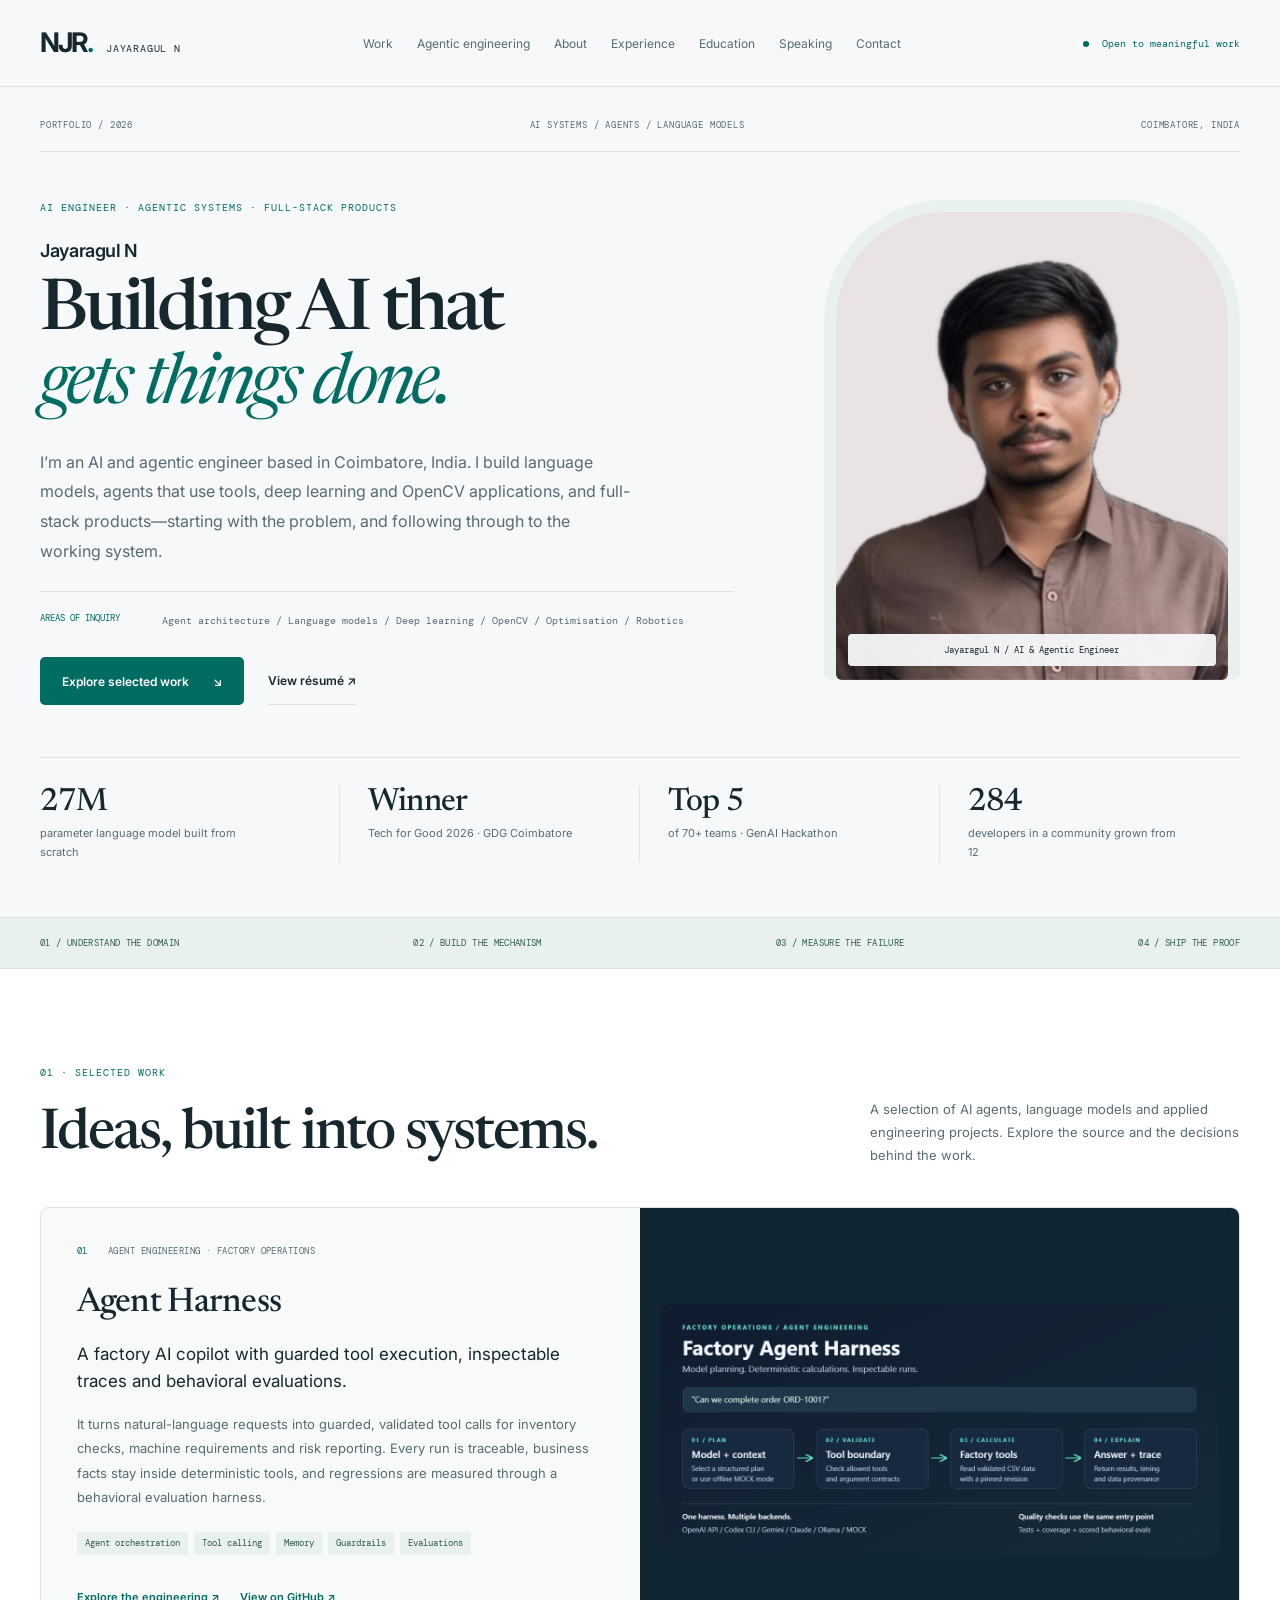
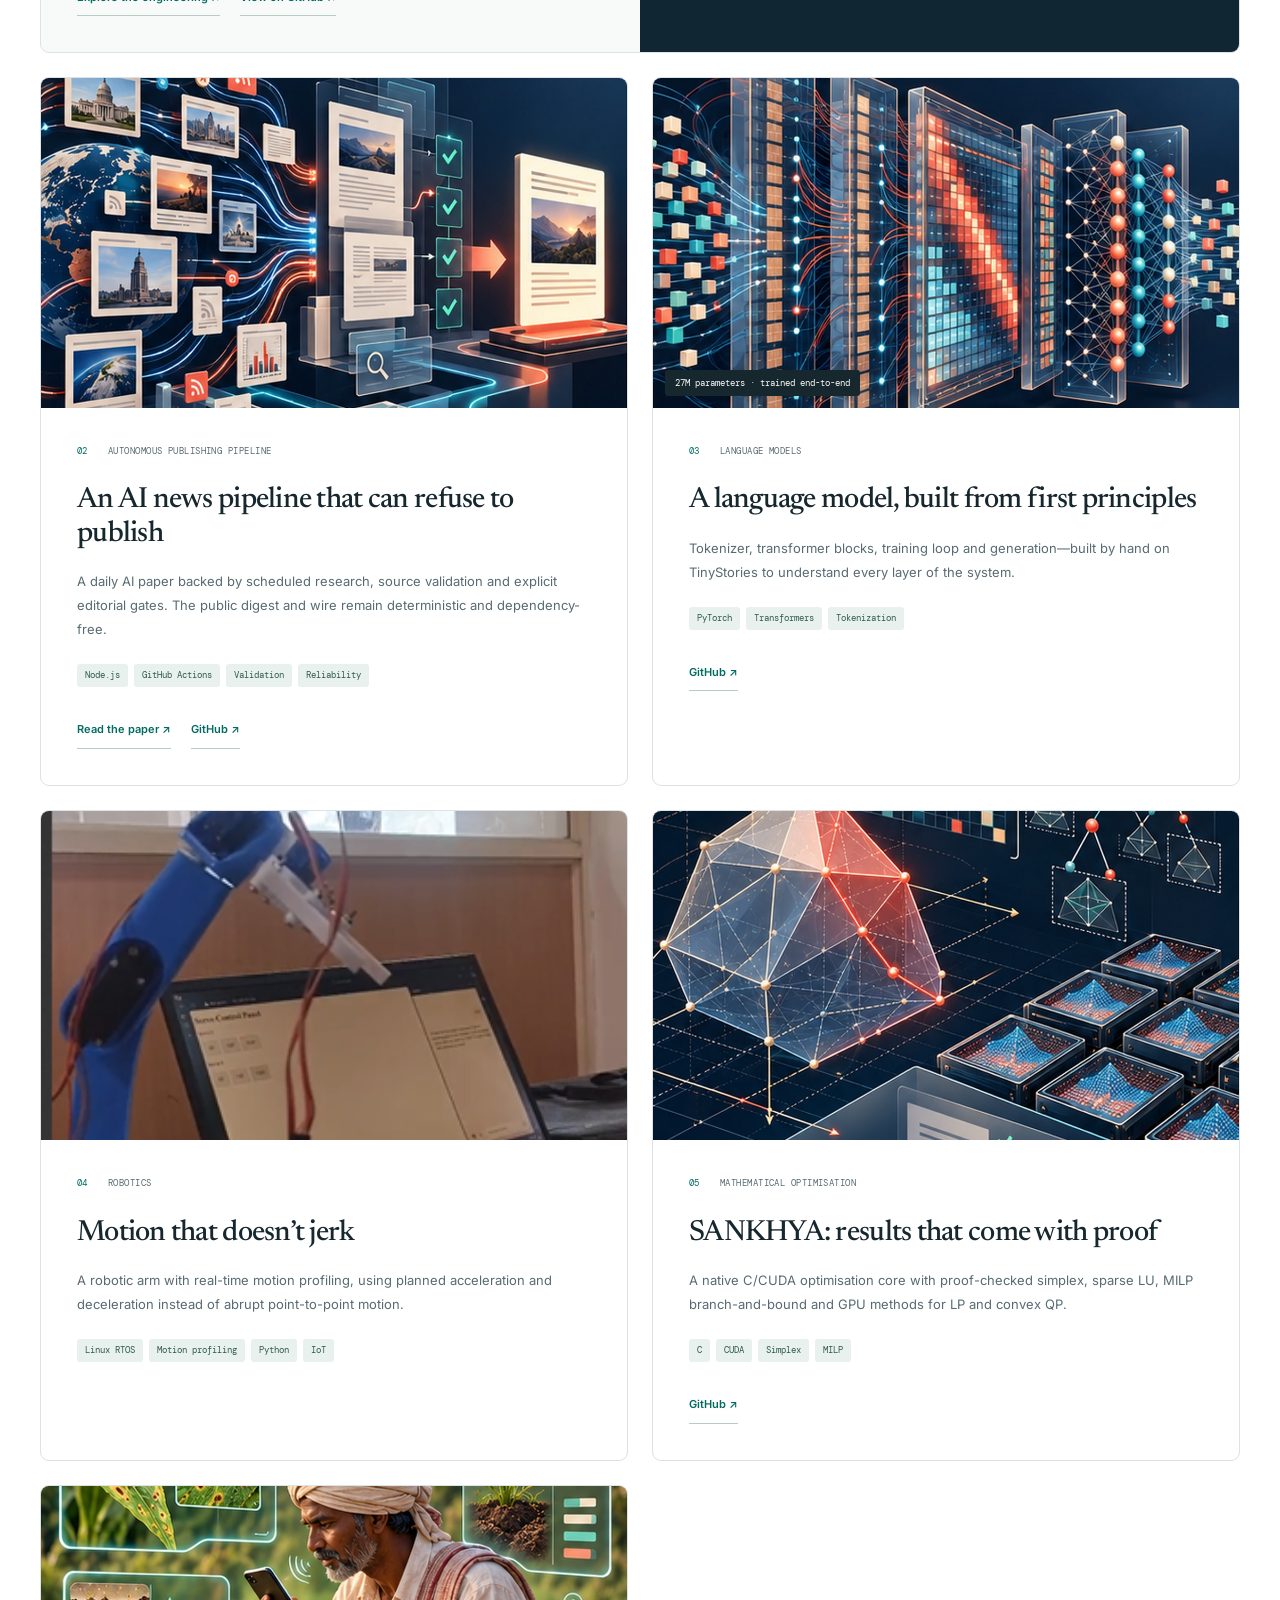
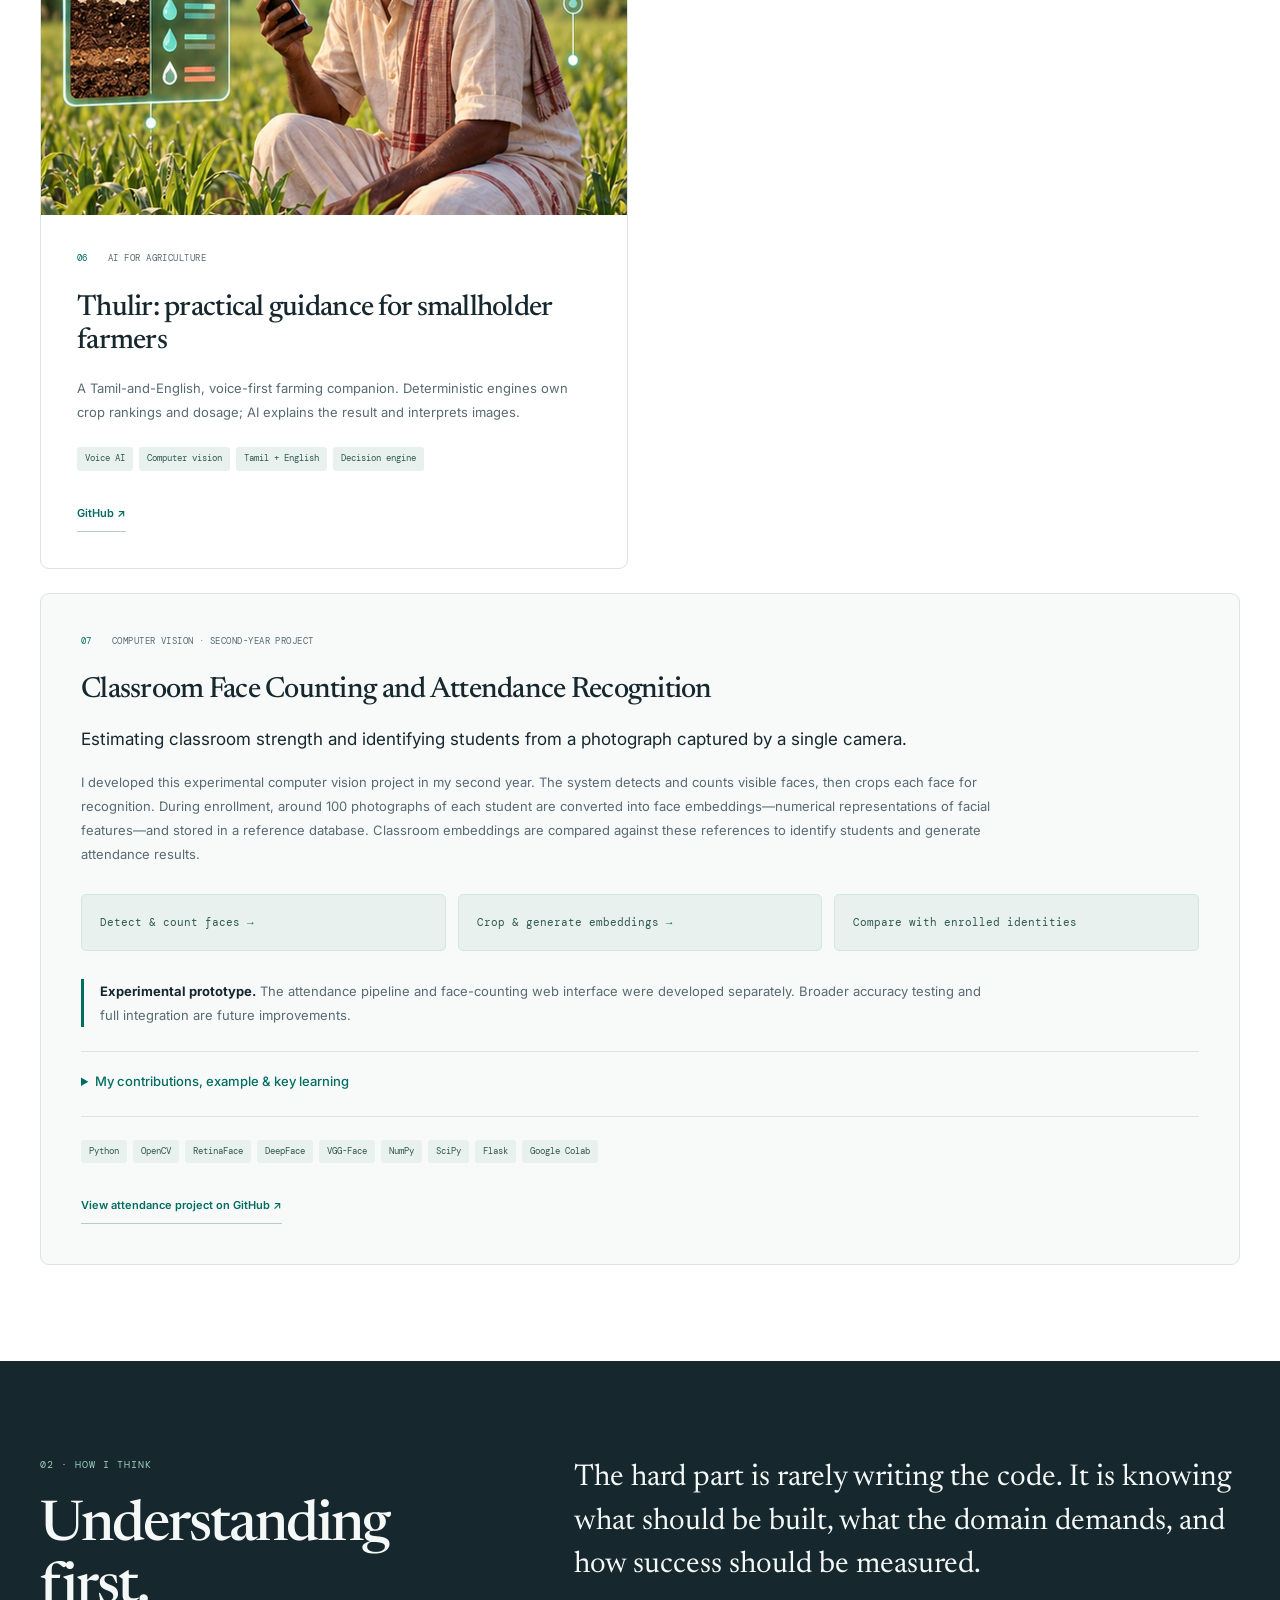
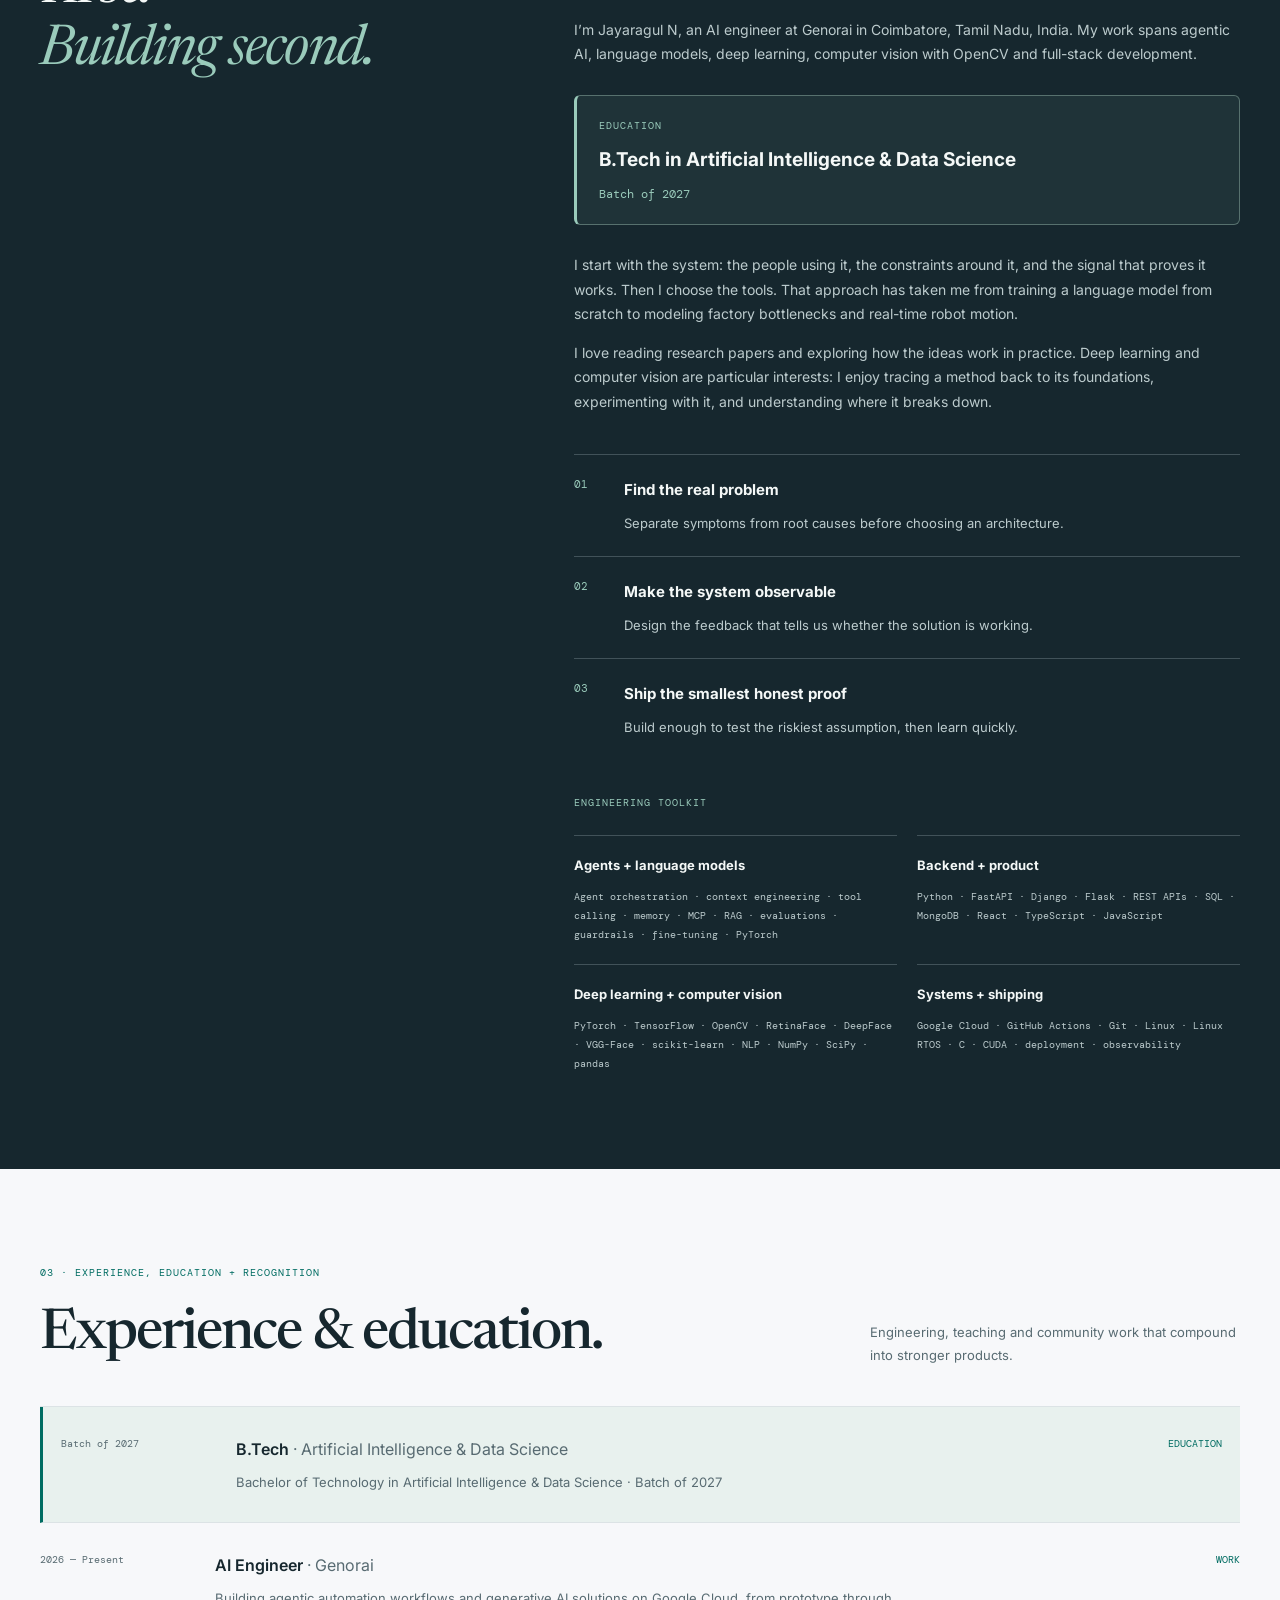
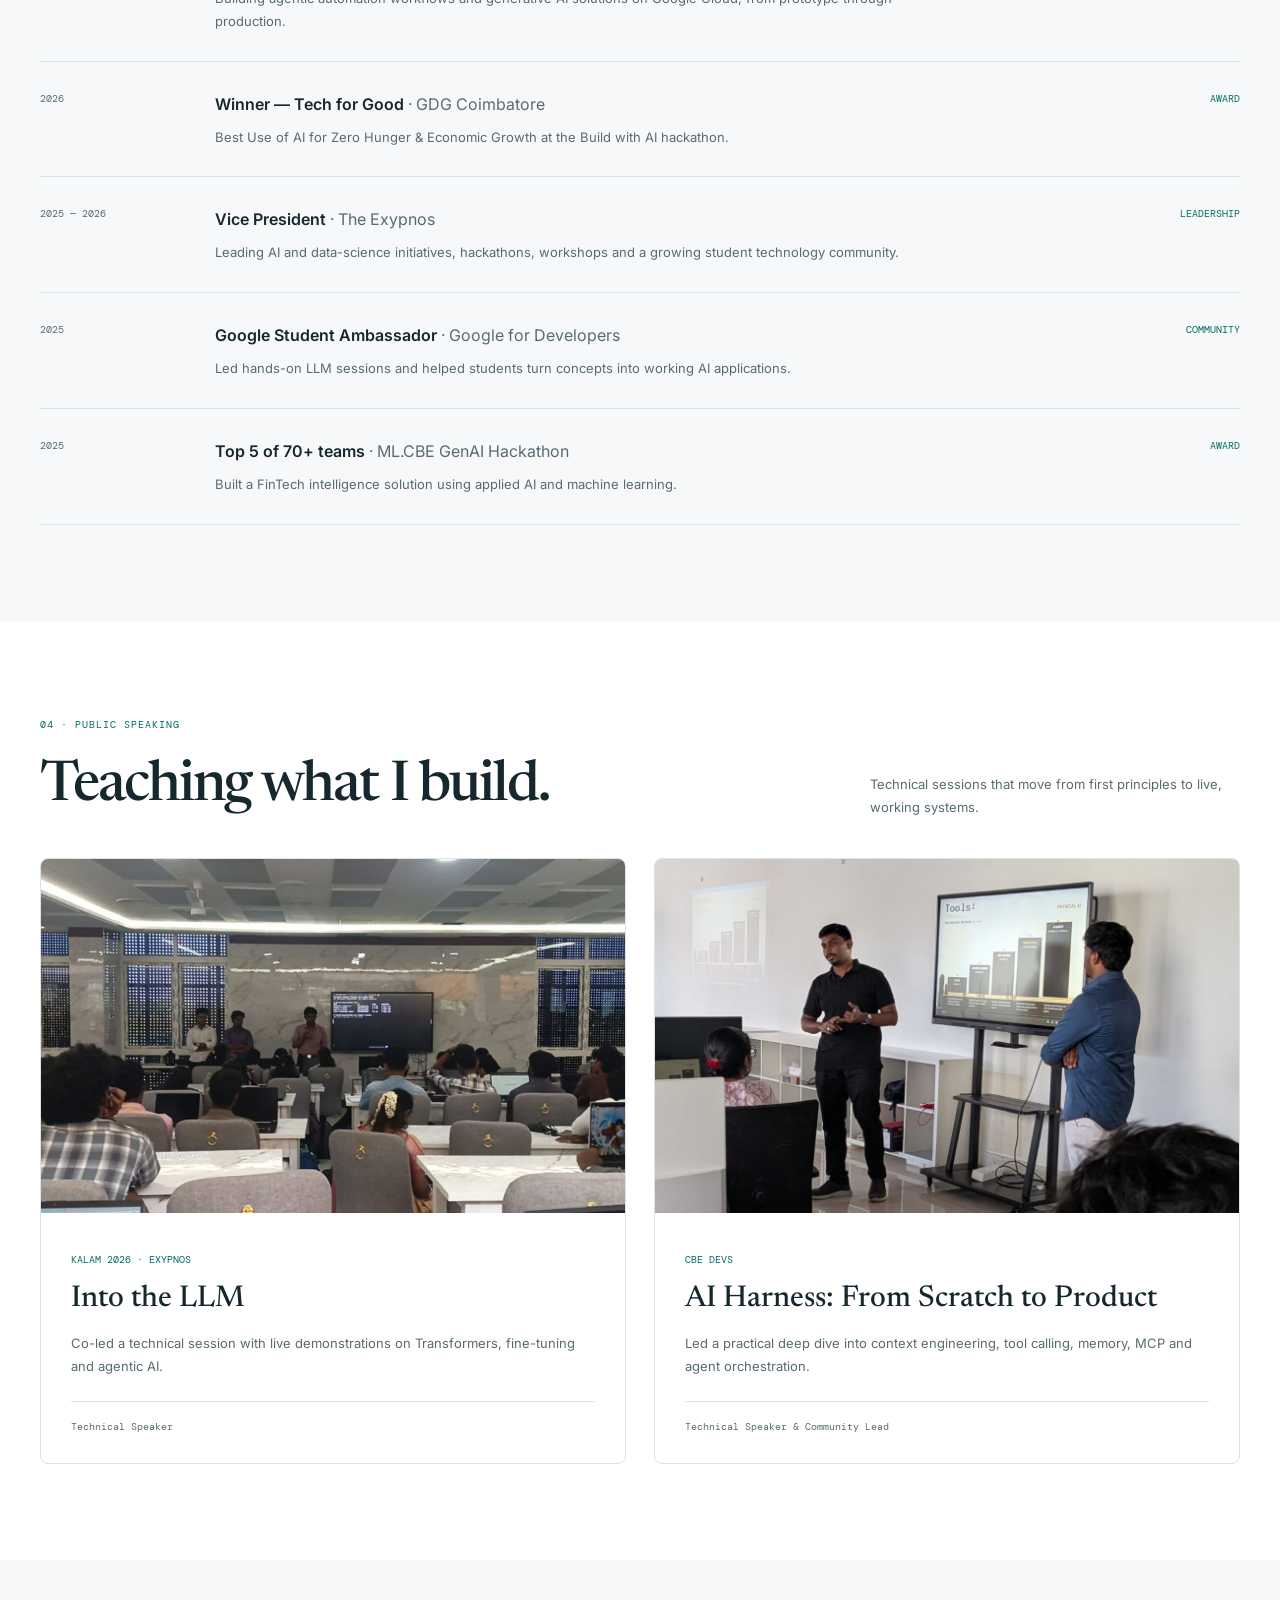
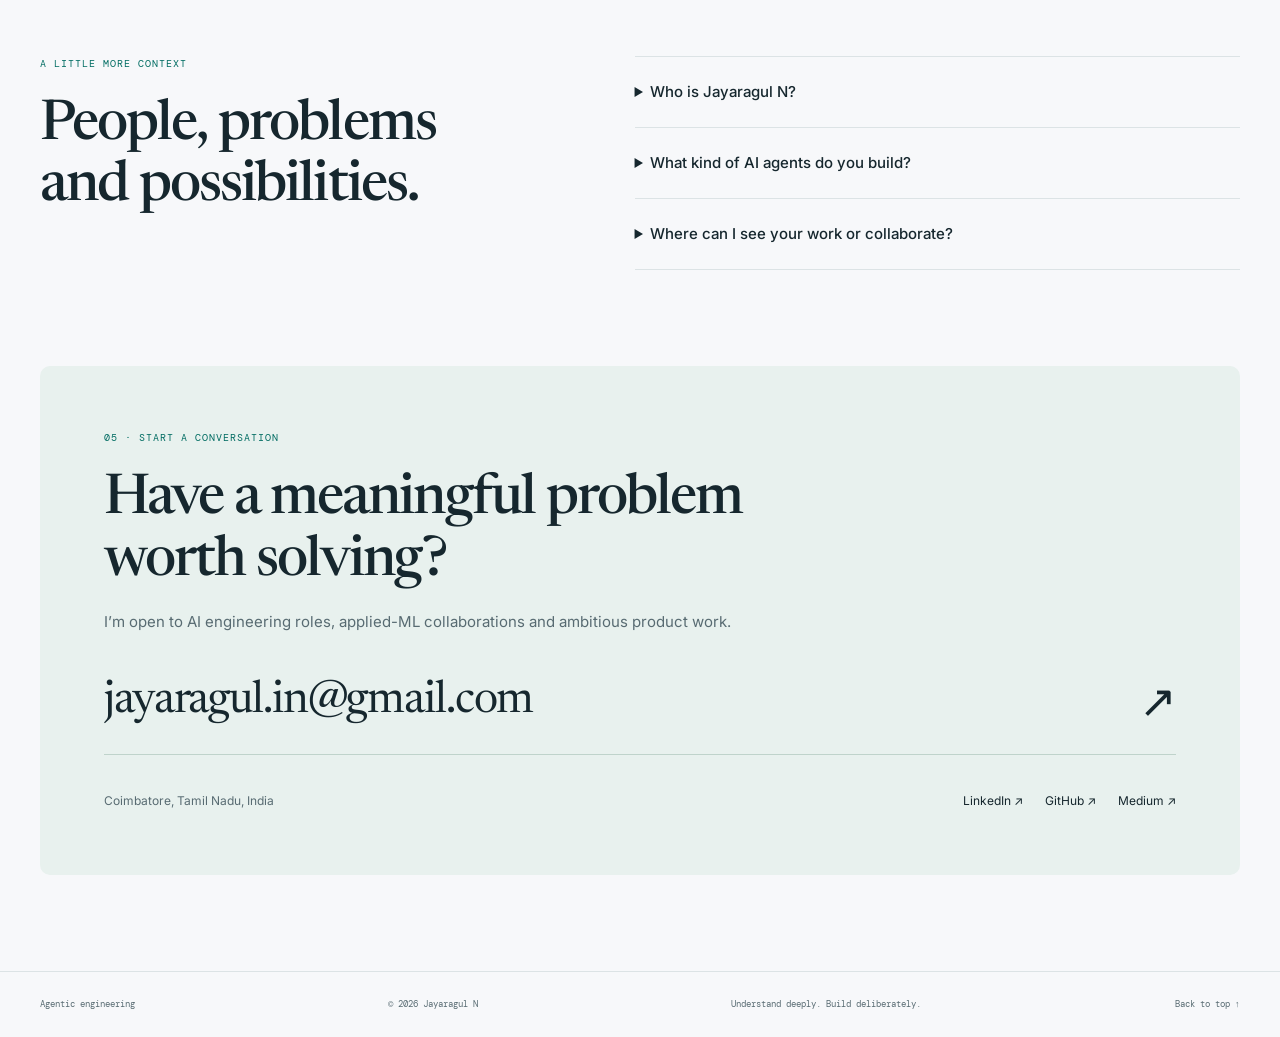
<file: index.html>
<!doctype html>
<html lang="en">
<head>
  <meta charset="utf-8">
  <meta name="viewport" content="width=device-width,initial-scale=1,viewport-fit=cover">
  <meta name="theme-color" content="#f7f8fa">
  <meta name="description" content="Jayaragul N is an AI and agentic engineer in Coimbatore, India. Explore AI agents, LLM projects, tool calling, evaluations and full-stack systems.">
  <meta name="author" content="Jayaragul N">
  <meta name="robots" content="index,follow,max-image-preview:large">
  <link rel="canonical" href="https://jayaragul.github.io/MY-PORTFOLIO-WEBSITE/">
  <link rel="apple-touch-icon" sizes="180x180" href="favicon_io/apple-touch-icon.png">
  <link rel="icon" type="image/png" sizes="32x32" href="favicon_io/favicon-32x32.png">
  <link rel="icon" type="image/png" sizes="16x16" href="favicon_io/favicon-16x16.png">
  <link rel="manifest" href="favicon_io/site.webmanifest">
  <meta property="og:type" content="profile">
  <meta property="og:site_name" content="Jayaragul N">
  <meta property="og:locale" content="en_IN">
  <meta property="og:image:alt" content="Jayaragul N, AI and agentic engineer">
  <meta name="twitter:image:alt" content="Jayaragul N, AI and agentic engineer">
  <meta property="og:title" content="Jayaragul N | AI &amp; Agentic Engineer">
  <meta property="og:description" content="Explore Jayaragul N’s AI agents, language models and engineering projects. Based in Coimbatore, India.">
  <meta property="og:url" content="https://jayaragul.github.io/MY-PORTFOLIO-WEBSITE/">
  <meta property="og:image" content="https://jayaragul.github.io/MY-PORTFOLIO-WEBSITE/headshot.png">
  <meta name="twitter:card" content="summary_large_image">
  <meta name="twitter:title" content="Jayaragul N | AI &amp; Agentic Engineer">
  <meta name="twitter:description" content="AI agents, language models and full-stack engineering by Jayaragul N in Coimbatore, India.">
  <meta name="twitter:image" content="https://jayaragul.github.io/MY-PORTFOLIO-WEBSITE/headshot.png">
  <title>Jayaragul N | AI &amp; Agentic Engineer</title>
  <link rel="preconnect" href="https://fonts.googleapis.com">
  <link rel="preconnect" href="https://fonts.gstatic.com" crossorigin>
  <link href="https://fonts.googleapis.com/css2?family=DM+Mono:wght@400;500&family=Inter:wght@400;500;600;700&family=Newsreader:opsz,wght@6..72,400;6..72,500;6..72,600&display=swap" rel="stylesheet">
  <link rel="stylesheet" href="styles.css?v=njr-education">
  <script type="application/ld+json">{"@context": "https://schema.org", "@graph": [{"@type": "Person", "@id": "https://jayaragul.github.io/MY-PORTFOLIO-WEBSITE/#person", "name": "Jayaragul N", "alternateName": "Jayaragul", "url": "https://jayaragul.github.io/MY-PORTFOLIO-WEBSITE/", "image": "https://jayaragul.github.io/MY-PORTFOLIO-WEBSITE/headshot.png", "jobTitle": "AI Engineer", "description": "AI and agentic engineer building language models, tool-using agents and full-stack products in Coimbatore, India.", "email": "mailto:jayaragul.in@gmail.com", "homeLocation": {"@type": "Place", "name": "Coimbatore, Tamil Nadu, India"}, "worksFor": {"@type": "Organization", "name": "Genorai"}, "sameAs": ["https://github.com/jayaragul", "https://www.linkedin.com/in/jayaragul-n/", "https://medium.com/@jayaragul"], "knowsAbout": ["Agentic AI", "AI agents", "Agent orchestration", "Tool calling", "Context engineering", "LLM evaluations", "Large language models", "Machine learning", "Full-stack development", "Deep learning", "Computer vision", "OpenCV", "Face detection", "Face recognition"]}, {"@type": "WebSite", "@id": "https://jayaragul.github.io/MY-PORTFOLIO-WEBSITE/#website", "url": "https://jayaragul.github.io/MY-PORTFOLIO-WEBSITE/", "name": "Jayaragul N — AI & Agentic Engineer", "publisher": {"@id": "https://jayaragul.github.io/MY-PORTFOLIO-WEBSITE/#person"}}, {"@type": "ProfilePage", "@id": "https://jayaragul.github.io/MY-PORTFOLIO-WEBSITE/#profile", "url": "https://jayaragul.github.io/MY-PORTFOLIO-WEBSITE/", "name": "Jayaragul N | AI & Agentic Engineer", "mainEntity": {"@id": "https://jayaragul.github.io/MY-PORTFOLIO-WEBSITE/#person"}, "isPartOf": {"@id": "https://jayaragul.github.io/MY-PORTFOLIO-WEBSITE/#website"}}, {"@type": "SoftwareSourceCode", "@id": "https://jayaragul.github.io/MY-PORTFOLIO-WEBSITE/#classroom-attendance", "name": "Classroom Face Counting and Attendance Recognition", "description": "Experimental second-year computer vision prototype for classroom face counting and student recognition. The attendance pipeline and Flask face-counting interface were developed separately; full integration and broader accuracy testing remain future work.", "codeRepository": "https://github.com/Jayaragul/attendance-project-", "programmingLanguage": "Python", "author": {"@id": "https://jayaragul.github.io/MY-PORTFOLIO-WEBSITE/#person"}, "keywords": ["OpenCV", "DeepFace", "RetinaFace", "VGG-Face", "Face detection", "Face recognition", "Flask"]}]}</script>
</head>
<body>
  <a class="skip" href="#main">Skip to content</a>
  <div class="progress" id="progress" aria-hidden="true"></div>


  <header class="nav" id="nav">
    <div class="shell nav-inner">
      <a class="mark" href="#top" aria-label="Jayaragul home">NJR<span>.</span><small>JAYARAGUL N</small></a>
      <nav class="nav-links" id="navLinks" aria-label="Primary navigation">
        <a href="#work">Work</a>
        <a href="agentic-engineering.html">Agentic engineering</a>
        <a href="#about">About</a>
        <a href="#experience">Experience</a>
        <a href="#education">Education</a>
        <a href="#speaking">Speaking</a>
        <a href="#contact">Contact</a>
      </nav>
      <div class="nav-actions">
        <span class="availability"><i></i> Open to meaningful work</span>
        <button class="menu" id="menu" aria-expanded="false" aria-controls="navLinks">Menu</button>
      </div>
    </div>
  </header>

  <main id="main">
    <section class="hero shell" id="top">
      <div class="hero-index reveal"><span>PORTFOLIO / 2026</span><span>AI SYSTEMS / AGENTS / LANGUAGE MODELS</span><span>COIMBATORE, INDIA</span></div>
      <div class="hero-copy reveal">
        <p class="eyebrow">AI engineer · Agentic systems · Full-stack products</p>
        <h1>Jayaragul N<span>Building AI that<br><em>gets things done.</em></span></h1>
        <p class="intro">I’m an AI and agentic engineer based in Coimbatore, India. I build language models, agents that use tools, deep learning and OpenCV applications, and full-stack products—starting with the problem, and following through to the working system.</p>
        <div class="research-line"><span>Areas of inquiry</span><p>Agent architecture / Language models / Deep learning / OpenCV / Optimisation / Robotics</p></div>
        <div class="hero-actions">
          <a class="button primary" href="#work">Explore selected work <span>↘</span></a>
          <a class="button text" href="jayaragul-resume.pdf" target="_blank" rel="noreferrer">View résumé ↗</a>
        </div>
      </div>

      <aside class="hero-card reveal" aria-label="Profile card">
        <div class="portrait-wrap">
          <img src="headshot.png" fetchpriority="high" decoding="async" alt="Jayaragul N, AI and agentic engineer in Coimbatore, India" width="640" height="760">
          <span class="image-label">Jayaragul N / AI &amp; Agentic Engineer</span>
        </div>
      </aside>

      <div class="proof reveal" aria-label="Highlights">
        <article><strong>27M</strong><span>parameter language model built from scratch</span></article>
        <article><strong>Winner</strong><span>Tech for Good 2026 · GDG Coimbatore</span></article>
        <article><strong>Top 5</strong><span>of 70+ teams · GenAI Hackathon</span></article>
        <article><strong>284</strong><span>developers in a community grown from 12</span></article>
      </div>
    </section>

    <div class="methods-band" aria-label="Engineering principles"><div class="shell"><span>01 / UNDERSTAND THE DOMAIN</span><span>02 / BUILD THE MECHANISM</span><span>03 / MEASURE THE FAILURE</span><span>04 / SHIP THE PROOF</span></div></div>

    <section class="section work-section" id="work">
      <div class="shell">
        <div class="section-head reveal">
          <div><p class="eyebrow">01 · Selected work</p><h2>Ideas, built into systems.</h2></div>
          <p>A selection of AI agents, language models and applied engineering projects. Explore the source and the decisions behind the work.</p>
        </div>

        <article class="case featured reveal">
          <div class="case-copy">
            <div class="case-meta"><span>01</span><span>Agent engineering · Factory operations</span></div>
            <h3>Agent Harness</h3>
            <p class="case-lead">A factory AI copilot with guarded tool execution, inspectable traces and behavioral evaluations.</p>
            <p>It turns natural-language requests into guarded, validated tool calls for inventory checks, machine requirements and risk reporting. Every run is traceable, business facts stay inside deterministic tools, and regressions are measured through a behavioral evaluation harness.</p>
            <ul class="tags"><li>Agent orchestration</li><li>Tool calling</li><li>Memory</li><li>Guardrails</li><li>Evaluations</li></ul>
            <div class="case-actions"><a href="agentic-engineering.html">Explore the engineering ↗</a><a href="https://github.com/Jayaragul/AGENT-HARNESS" target="_blank" rel="noreferrer">View on GitHub ↗</a></div>
          </div>
          <div class="project-image agent-harness-image"><img src="assets/agent-harness.png" alt="Factory Agent Harness architecture showing planning, validation, factory tools and inspectable answer traces"></div>
        </article>

        <div class="case-grid">
          <article class="case compact reveal">
            <div class="case-visual photo project-generated"><img src="assets/vission-visual.jpg" alt="Illustration of THE VISSION gathering, validating and publishing sourced news" loading="lazy"></div>
            <div class="case-copy">
              <div class="case-meta"><span>02</span><span>Autonomous publishing pipeline</span></div>
              <h3>An AI news pipeline that can refuse to publish</h3>
              <p>A daily AI paper backed by scheduled research, source validation and explicit editorial gates. The public digest and wire remain deterministic and dependency-free.</p>
              <ul class="tags"><li>Node.js</li><li>GitHub Actions</li><li>Validation</li><li>Reliability</li></ul>
              <div class="case-actions"><a href="https://jayaragul.github.io/THE_VISSION/" target="_blank" rel="noreferrer">Read the paper ↗</a><a href="https://github.com/Jayaragul/THE_VISSION" target="_blank" rel="noreferrer">GitHub ↗</a></div>
            </div>
          </article>

          <article class="case compact reveal">
            <div class="case-visual photo project-generated"><img src="assets/slm-visual.jpg" alt="Illustration of transformer layers, attention matrices and token streams" loading="lazy"><span class="visual-badge">27M parameters · trained end-to-end</span></div>
            <div class="case-copy">
              <div class="case-meta"><span>03</span><span>Language models</span></div>
              <h3>A language model, built from first principles</h3>
              <p>Tokenizer, transformer blocks, training loop and generation—built by hand on TinyStories to understand every layer of the system.</p>
              <ul class="tags"><li>PyTorch</li><li>Transformers</li><li>Tokenization</li></ul>
              <div class="case-actions"><a href="https://github.com/Jayaragul/slm-from-scratch" target="_blank" rel="noreferrer">GitHub ↗</a></div>
            </div>
          </article>

          <article class="case compact reveal">
            <div class="case-visual photo"><img src="ddd.png" alt="Robotic arm built by Jayaragul with its control interface" loading="lazy"></div>
            <div class="case-copy">
              <div class="case-meta"><span>04</span><span>Robotics</span></div>
              <h3>Motion that doesn’t jerk</h3>
              <p>A robotic arm with real-time motion profiling, using planned acceleration and deceleration instead of abrupt point-to-point motion.</p>
              <ul class="tags"><li>Linux RTOS</li><li>Motion profiling</li><li>Python</li><li>IoT</li></ul>
            </div>
          </article>

          <article class="case compact reveal">
            <div class="case-visual photo project-generated"><img src="assets/sankhya-visual.jpg" alt="Illustration of simplex geometry, branch-and-bound and GPU mathematical optimization" loading="lazy"></div>
            <div class="case-copy">
              <div class="case-meta"><span>05</span><span>Mathematical optimisation</span></div>
              <h3>SANKHYA: results that come with proof</h3>
              <p>A native C/CUDA optimisation core with proof-checked simplex, sparse LU, MILP branch-and-bound and GPU methods for LP and convex QP.</p>
              <ul class="tags"><li>C</li><li>CUDA</li><li>Simplex</li><li>MILP</li></ul>
              <div class="case-actions"><a href="https://github.com/Jayaragul/The-solver" target="_blank" rel="noreferrer">GitHub ↗</a></div>
            </div>
          </article>

          <article class="case compact reveal">
            <div class="case-visual photo project-generated"><img src="assets/thulir-visual.jpg" alt="Farmer using voice-first crop and soil decision support in the field" loading="lazy"></div>
            <div class="case-copy">
              <div class="case-meta"><span>06</span><span>AI for agriculture</span></div>
              <h3>Thulir: practical guidance for smallholder farmers</h3>
              <p>A Tamil-and-English, voice-first farming companion. Deterministic engines own crop rankings and dosage; AI explains the result and interprets images.</p>
              <ul class="tags"><li>Voice AI</li><li>Computer vision</li><li>Tamil + English</li><li>Decision engine</li></ul>
              <div class="case-actions"><a href="https://github.com/Jayaragul/agri-hackathon" target="_blank" rel="noreferrer">GitHub ↗</a></div>
            </div>
          </article>

          <article class="case compact classroom-project" id="classroom-attendance">
            <div class="case-copy">
              <div class="case-meta"><span>07</span><span>Computer vision · Second-year project</span></div>
              <h3>Classroom Face Counting and Attendance Recognition</h3>
              <p class="case-lead">Estimating classroom strength and identifying students from a photograph captured by a single camera.</p>
              <p>I developed this experimental computer vision project in my second year. The system detects and counts visible faces, then crops each face for recognition. During enrollment, around 100 photographs of each student are converted into face embeddings—numerical representations of facial features—and stored in a reference database. Classroom embeddings are compared against these references to identify students and generate attendance results.</p>
              <div class="vision-workflow" aria-label="Face recognition workflow"><span>Detect &amp; count faces</span><span>Crop &amp; generate embeddings</span><span>Compare with enrolled identities</span></div>
              <p class="project-status"><strong>Experimental prototype.</strong> The attendance pipeline and face-counting web interface were developed separately. Broader accuracy testing and full integration are future improvements.</p>
              <details class="project-details">
                <summary>My contributions, example &amp; key learning</summary>
                <h4>My contributions</h4>
                <ul>
                  <li>Experimented with Haar cascades, MTCNN and RetinaFace for classroom face detection.</li>
                  <li>Built face-cropping and student embedding generation workflows.</li>
                  <li>Used DeepFace with VGG-Face embeddings and explored cosine and Euclidean distance for identity matching.</li>
                  <li>Investigated low-light images, image enhancement and detection thresholds.</li>
                  <li>Created a Flask interface for uploading classroom images and displaying detected faces and counts.</li>
                </ul>
                <h4>Example workflow</h4>
                <p>A classroom photograph containing 35 visible faces produces a detected face count and individual crops. Each crop is compared with enrolled student embeddings to find a matching identity; faces without an accepted match remain unmatched. This illustrates the workflow, rather than a measured accuracy result.</p>
                <h4>Key learning</h4>
                <p>Detecting a face and correctly identifying a student are separate challenges. Lighting, face size, image quality and matching thresholds all affect the final attendance result.</p>
              </details>
              <ul class="tags"><li>Python</li><li>OpenCV</li><li>RetinaFace</li><li>DeepFace</li><li>VGG-Face</li><li>NumPy</li><li>SciPy</li><li>Flask</li><li>Google Colab</li></ul>
              <div class="case-actions"><a href="https://github.com/Jayaragul/attendance-project-" target="_blank" rel="noreferrer">View attendance project on GitHub ↗</a></div>
            </div>
          </article>
        </div>
      </div>
    </section>

    <section class="section about" id="about">
      <div class="shell about-grid">
        <div class="sticky reveal"><p class="eyebrow">02 · How I think</p><h2>Understanding first.<br><em>Building second.</em></h2></div>
        <div class="about-copy reveal">
          <p class="large">The hard part is rarely writing the code. It is knowing what should be built, what the domain demands, and how success should be measured.</p>
          <p>I’m Jayaragul N, an AI engineer at Genorai in Coimbatore, Tamil Nadu, India. My work spans agentic AI, language models, deep learning, computer vision with OpenCV and full-stack development.</p>
          <div class="education-highlight"><p class="eyebrow">Education</p><h3>B.Tech in Artificial Intelligence &amp; Data Science</h3><p>Batch of 2027</p></div>
          <p>I start with the system: the people using it, the constraints around it, and the signal that proves it works. Then I choose the tools. That approach has taken me from training a language model from scratch to modeling factory bottlenecks and real-time robot motion.</p>
          <p>I love reading research papers and exploring how the ideas work in practice. Deep learning and computer vision are particular interests: I enjoy tracing a method back to its foundations, experimenting with it, and understanding where it breaks down.</p>
          <div class="principles">
            <article><span>01</span><div><h3>Find the real problem</h3><p>Separate symptoms from root causes before choosing an architecture.</p></div></article>
            <article><span>02</span><div><h3>Make the system observable</h3><p>Design the feedback that tells us whether the solution is working.</p></div></article>
            <article><span>03</span><div><h3>Ship the smallest honest proof</h3><p>Build enough to test the riskiest assumption, then learn quickly.</p></div></article>
          </div>
          <div class="skills">
            <p class="eyebrow">Engineering toolkit</p>
            <div class="skills-grid">
              <article><h3>Agents + language models</h3><p>Agent orchestration · context engineering · tool calling · memory · MCP · RAG · evaluations · guardrails · fine-tuning · PyTorch</p></article>
              <article><h3>Backend + product</h3><p>Python · FastAPI · Django · Flask · REST APIs · SQL · MongoDB · React · TypeScript · JavaScript</p></article>
              <article><h3>Deep learning + computer vision</h3><p>PyTorch · TensorFlow · OpenCV · RetinaFace · DeepFace · VGG-Face · scikit-learn · NLP · NumPy · SciPy · pandas</p></article>
              <article><h3>Systems + shipping</h3><p>Google Cloud · GitHub Actions · Git · Linux · Linux RTOS · C · CUDA · deployment · observability</p></article>
            </div>
          </div>
        </div>
      </div>
    </section>

    <section class="section experience" id="experience">
      <div class="shell">
        <div class="section-head reveal"><div><p class="eyebrow">03 · Experience, education + recognition</p><h2>Experience &amp; education.</h2></div><p>Engineering, teaching and community work that compound into stronger products.</p></div>
        <div class="timeline">
          <article id="education"><time>Batch of 2027</time><div><h3>B.Tech <span>· Artificial Intelligence &amp; Data Science</span></h3><p>Bachelor of Technology in Artificial Intelligence &amp; Data Science · Batch of 2027</p></div><strong>Education</strong></article>
          <article class="reveal"><time>2026 — Present</time><div><h3>AI Engineer <span>· Genorai</span></h3><p>Building agentic automation workflows and generative AI solutions on Google Cloud, from prototype through production.</p></div><strong>Work</strong></article>
          <article class="reveal"><time>2026</time><div><h3>Winner — Tech for Good <span>· GDG Coimbatore</span></h3><p>Best Use of AI for Zero Hunger &amp; Economic Growth at the Build with AI hackathon.</p></div><strong>Award</strong></article>
          <article class="reveal"><time>2025 — 2026</time><div><h3>Vice President <span>· The Exypnos</span></h3><p>Leading AI and data-science initiatives, hackathons, workshops and a growing student technology community.</p></div><strong>Leadership</strong></article>
          <article class="reveal"><time>2025</time><div><h3>Google Student Ambassador <span>· Google for Developers</span></h3><p>Led hands-on LLM sessions and helped students turn concepts into working AI applications.</p></div><strong>Community</strong></article>
          <article class="reveal"><time>2025</time><div><h3>Top 5 of 70+ teams <span>· ML.CBE GenAI Hackathon</span></h3><p>Built a FinTech intelligence solution using applied AI and machine learning.</p></div><strong>Award</strong></article>
        </div>
      </div>
    </section>

    <section class="section speaking" id="speaking">
      <div class="shell">
        <div class="section-head reveal"><div><p class="eyebrow">04 · Public speaking</p><h2>Teaching what I build.</h2></div><p>Technical sessions that move from first principles to live, working systems.</p></div>
        <div class="speaking-grid">
          <article class="talk reveal">
            <img src="assets/into-the-llm.png" alt="Jayaragul and a co-speaker leading the Into the LLM session at KALAM 2026" loading="lazy">
            <div><p class="talk-label">KALAM 2026 · EXYPNOS</p><h3>Into the LLM</h3><p>Co-led a technical session with live demonstrations on Transformers, fine-tuning and agentic AI.</p><span>Technical Speaker</span></div>
          </article>
          <article class="talk reveal">
            <img src="assets/cbe-devs-ai-harness.png" alt="Jayaragul speaking about agent tools at CBE Devs" loading="lazy">
            <div><p class="talk-label">CBE Devs</p><h3>AI Harness: From Scratch to Product</h3><p>Led a practical deep dive into context engineering, tool calling, memory, MCP and agent orchestration.</p><span>Technical Speaker &amp; Community Lead</span></div>
          </article>
        </div>
      </div>
    </section>

    <section class="section faq" id="questions"><div class="shell faq-grid">
      <div><p class="eyebrow">A little more context</p><h2>People, problems<br>and possibilities.</h2></div>
      <div>
        <details><summary>Who is Jayaragul N?</summary><p>Jayaragul N is an AI engineer at Genorai, based in Coimbatore, Tamil Nadu, India. His work covers agentic AI, large language models, applied machine learning and full-stack products.</p></details>
        <details><summary>What kind of AI agents do you build?</summary><p>I build agentic workflows that connect language models to tools and domain logic. Agent Harness, my factory AI copilot project, explores planning, guarded tool calls, memory, traceability and behavioral evaluations. <a href="agentic-engineering.html">Explore my agentic engineering work</a>.</p></details>
        <details><summary>Where can I see your work or collaborate?</summary><p>Explore the project source on <a href="https://github.com/jayaragul" rel="me">GitHub</a>, connect on <a href="https://www.linkedin.com/in/jayaragul-n/" rel="me">LinkedIn</a>, or email <a href="mailto:jayaragul.in@gmail.com">jayaragul.in@gmail.com</a> about AI engineering roles, applied ML and product collaborations.</p></details>
      </div></div></section>

    <section class="contact section" id="contact">
      <div class="shell contact-card reveal">
        <p class="eyebrow">05 · Start a conversation</p>
        <h2>Have a meaningful problem<br>worth solving?</h2>
        <p>I’m open to AI engineering roles, applied-ML collaborations and ambitious product work.</p>
        <a class="contact-email" href="mailto:jayaragul.in@gmail.com">jayaragul.in@gmail.com <span>↗</span></a>
        <div class="contact-foot">
          <span>Coimbatore, Tamil Nadu, India</span>
          <div><a href="https://www.linkedin.com/in/jayaragul-n/" target="_blank" rel="noreferrer">LinkedIn ↗</a><a href="https://github.com/jayaragul" target="_blank" rel="noreferrer">GitHub ↗</a><a href="https://medium.com/@jayaragul" target="_blank" rel="noreferrer">Medium ↗</a></div>
        </div>
      </div>
    </section>
  </main>

  <footer><div class="shell"><a href="agentic-engineering.html">Agentic engineering</a><span>© <span id="year">2026</span> Jayaragul N</span><span>Understand deeply. Build deliberately.</span><a href="#top">Back to top ↑</a></div></footer>
  <script src="script.js"></script>
</body>
</html>
</file>
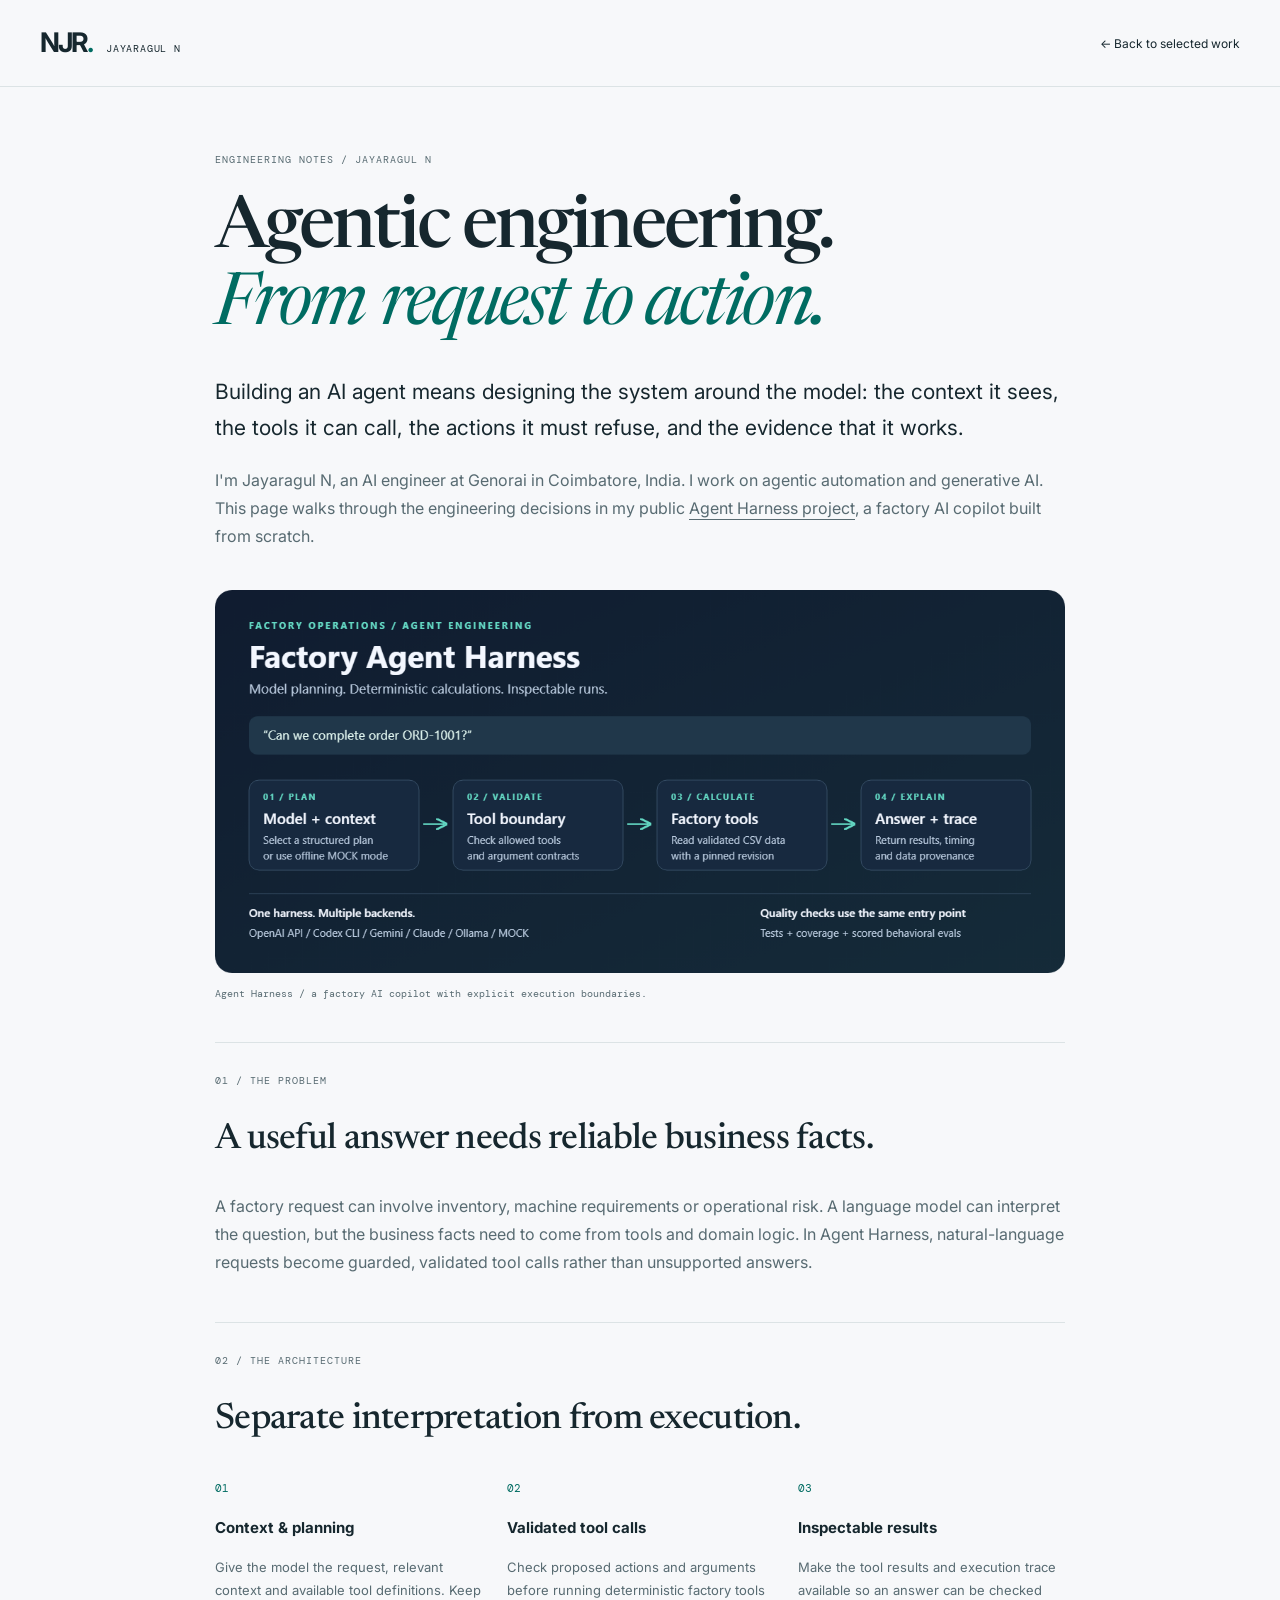
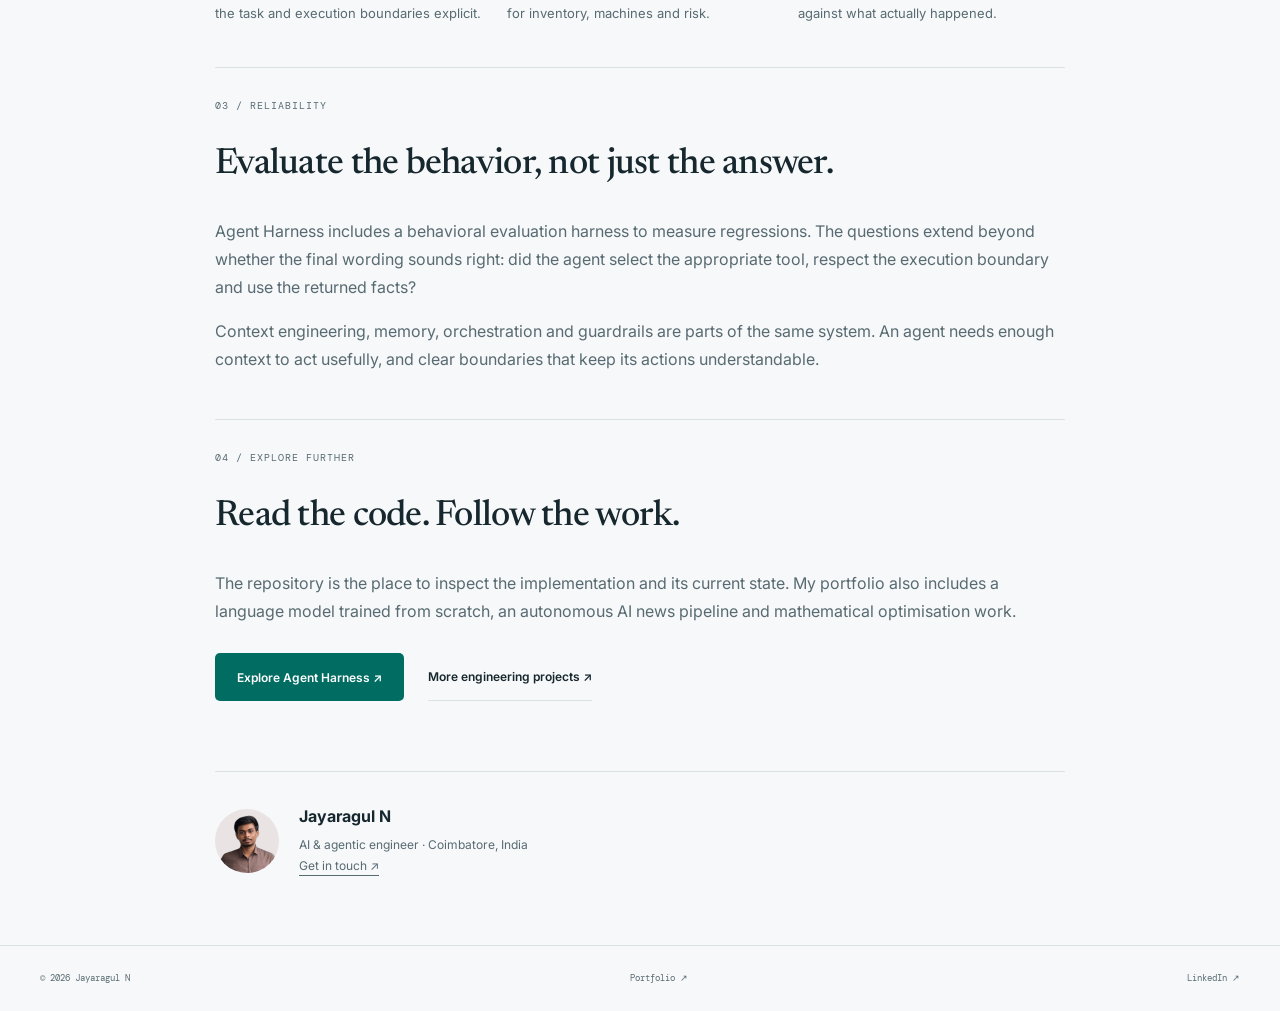
<file: agentic-engineering.html>
<!doctype html>
<html lang="en">
<head>
  <meta charset="utf-8">
  <meta name="viewport" content="width=device-width,initial-scale=1,viewport-fit=cover">
  <meta name="theme-color" content="#f7f8fa">
  <meta name="description" content="Explore Jayaragul N’s agentic engineering work: AI agents, guarded tool calling, context engineering and behavioral evaluations in a factory copilot.">
  <meta name="author" content="Jayaragul N">
  <meta name="robots" content="index,follow,max-image-preview:large">
  <link rel="canonical" href="https://jayaragul.github.io/MY-PORTFOLIO-WEBSITE/agentic-engineering.html">
  <link rel="apple-touch-icon" sizes="180x180" href="favicon_io/apple-touch-icon.png">
  <link rel="icon" type="image/png" sizes="32x32" href="favicon_io/favicon-32x32.png">
  <link rel="icon" type="image/png" sizes="16x16" href="favicon_io/favicon-16x16.png">
  <link rel="manifest" href="favicon_io/site.webmanifest">
  <meta property="og:type" content="article">
  <meta property="og:site_name" content="Jayaragul N">
  <meta property="og:locale" content="en_IN">
  <meta property="og:image:alt" content="Jayaragul N, AI and agentic engineer">
  <meta name="twitter:image:alt" content="Jayaragul N, AI and agentic engineer">
  <meta property="og:title" content="Agentic Engineering &amp; AI Agents | Jayaragul N">
  <meta property="og:description" content="Explore Jayaragul N’s AI agents, language models and engineering projects. Based in Coimbatore, India.">
  <meta property="og:url" content="https://jayaragul.github.io/MY-PORTFOLIO-WEBSITE/agentic-engineering.html">
  <meta property="og:image" content="https://jayaragul.github.io/MY-PORTFOLIO-WEBSITE/headshot.png">
  <meta name="twitter:card" content="summary_large_image">
  <meta name="twitter:title" content="Agentic Engineering &amp; AI Agents | Jayaragul N">
  <meta name="twitter:description" content="AI agents, language models and full-stack engineering by Jayaragul N in Coimbatore, India.">
  <meta name="twitter:image" content="https://jayaragul.github.io/MY-PORTFOLIO-WEBSITE/headshot.png">
  <title>Agentic Engineering &amp; AI Agents | Jayaragul N</title>
  <link rel="preconnect" href="https://fonts.googleapis.com">
  <link rel="preconnect" href="https://fonts.gstatic.com" crossorigin>
  <link href="https://fonts.googleapis.com/css2?family=DM+Mono:wght@400;500&family=Inter:wght@400;500;600;700&family=Newsreader:opsz,wght@6..72,400;6..72,500;6..72,600&display=swap" rel="stylesheet">
  <link rel="stylesheet" href="styles.css?v=njr-education">
  <script type="application/ld+json">{"@context": "https://schema.org", "@type": "TechArticle", "headline": "Agentic engineering: from a request to a reliable action", "url": "https://jayaragul.github.io/MY-PORTFOLIO-WEBSITE/agentic-engineering.html", "author": {"@type": "Person", "@id": "https://jayaragul.github.io/MY-PORTFOLIO-WEBSITE/#person", "name": "Jayaragul N", "alternateName": "Jayaragul", "url": "https://jayaragul.github.io/MY-PORTFOLIO-WEBSITE/", "image": "https://jayaragul.github.io/MY-PORTFOLIO-WEBSITE/headshot.png", "jobTitle": "AI Engineer", "description": "AI and agentic engineer building language models, tool-using agents and full-stack products in Coimbatore, India.", "email": "mailto:jayaragul.in@gmail.com", "homeLocation": {"@type": "Place", "name": "Coimbatore, Tamil Nadu, India"}, "worksFor": {"@type": "Organization", "name": "Genorai"}, "sameAs": ["https://github.com/jayaragul", "https://www.linkedin.com/in/jayaragul-n/", "https://medium.com/@jayaragul"], "knowsAbout": ["Agentic AI", "AI agents", "Agent orchestration", "Tool calling", "Context engineering", "LLM evaluations", "Large language models", "Machine learning", "Full-stack development"]}, "about": ["Agentic engineering", "AI agents", "Tool calling", "Evaluations"], "mainEntityOfPage": "https://jayaragul.github.io/MY-PORTFOLIO-WEBSITE/agentic-engineering.html"}</script>
</head>
<body><a class="skip" href="#main">Skip to content</a>
<header class="nav"><div class="shell nav-inner"><a class="mark" href="./">NJR<span>.</span><small>JAYARAGUL N</small></a><a class="back-link" href="./#work">← Back to selected work</a></div></header>
<main id="main" class="article-page shell">
  <p class="eyebrow">Engineering notes / Jayaragul N</p>
  <h1>Agentic engineering.<br><em>From request to action.</em></h1>
  <p class="article-intro">Building an AI agent means designing the system around the model: the context it sees, the tools it can call, the actions it must refuse, and the evidence that it works.</p>
  <p>I'm Jayaragul N, an AI engineer at Genorai in Coimbatore, India. I work on agentic automation and generative AI. This page walks through the engineering decisions in my public <a href="https://github.com/Jayaragul/AGENT-HARNESS">Agent Harness project</a>, a factory AI copilot built from scratch.</p>
  <figure><img src="assets/agent-harness.png" width="1536" height="1024" alt="Agent Harness architecture: request planning, validation, deterministic factory tools and inspectable answer traces"><figcaption>Agent Harness / a factory AI copilot with explicit execution boundaries.</figcaption></figure>
  <section><p class="eyebrow">01 / The problem</p><h2>A useful answer needs reliable business facts.</h2><p>A factory request can involve inventory, machine requirements or operational risk. A language model can interpret the question, but the business facts need to come from tools and domain logic. In Agent Harness, natural-language requests become guarded, validated tool calls rather than unsupported answers.</p></section>
  <section><p class="eyebrow">02 / The architecture</p><h2>Separate interpretation from execution.</h2><div class="engineering-steps">
    <article><span>01</span><h3>Context &amp; planning</h3><p>Give the model the request, relevant context and available tool definitions. Keep the task and execution boundaries explicit.</p></article>
    <article><span>02</span><h3>Validated tool calls</h3><p>Check proposed actions and arguments before running deterministic factory tools for inventory, machines and risk.</p></article>
    <article><span>03</span><h3>Inspectable results</h3><p>Make the tool results and execution trace available so an answer can be checked against what actually happened.</p></article>
  </div></section>
  <section><p class="eyebrow">03 / Reliability</p><h2>Evaluate the behavior, not just the answer.</h2><p>Agent Harness includes a behavioral evaluation harness to measure regressions. The questions extend beyond whether the final wording sounds right: did the agent select the appropriate tool, respect the execution boundary and use the returned facts?</p><p>Context engineering, memory, orchestration and guardrails are parts of the same system. An agent needs enough context to act usefully, and clear boundaries that keep its actions understandable.</p></section>
  <section><p class="eyebrow">04 / Explore further</p><h2>Read the code. Follow the work.</h2><p>The repository is the place to inspect the implementation and its current state. My portfolio also includes a language model trained from scratch, an autonomous AI news pipeline and mathematical optimisation work.</p><div class="hero-actions"><a class="button primary" href="https://github.com/Jayaragul/AGENT-HARNESS">Explore Agent Harness ↗</a><a class="button text" href="./#work">More engineering projects ↗</a></div></section>
  <aside class="article-author"><img src="headshot.png" width="64" height="64" alt="Jayaragul N"><div><strong>Jayaragul N</strong><p>AI &amp; agentic engineer · Coimbatore, India<br><a href="mailto:jayaragul.in@gmail.com">Get in touch ↗</a></p></div></aside>
</main><footer><div class="shell"><span>© 2026 Jayaragul N</span><a href="./">Portfolio ↗</a><a href="https://www.linkedin.com/in/jayaragul-n/" rel="me">LinkedIn ↗</a></div></footer></body></html>
</file>
<file: styles.css>
:root{--ink:#16272e;--paper:#f7f8fa;--muted:#586b72;--line:#dce3e5;--accent:#006c62;--soft:#e8f1ee;--body:'Inter',system-ui,sans-serif;--display:'Newsreader',Georgia,serif;--mono:'DM Mono',monospace}
*{box-sizing:border-box}html{scroll-behavior:smooth;scroll-padding-top:100px}body{margin:0;background:var(--paper);color:var(--ink);font:16px/1.75 var(--body);-webkit-font-smoothing:antialiased}a{color:inherit;text-underline-offset:5px}a:hover{color:var(--accent)}button,a{-webkit-tap-highlight-color:transparent}a:focus-visible,button:focus-visible,summary:focus-visible{outline:3px solid var(--accent);outline-offset:5px}img{display:block;max-width:100%}.shell{width:min(1200px,calc(100% - 64px));margin-inline:auto}.skip{position:fixed;top:-100px;left:16px;z-index:100;background:var(--ink);color:white;padding:12px}.skip:focus{top:12px}.progress{position:fixed;inset:0 0 auto;height:3px;background:var(--accent);z-index:60;transform:scaleX(0);transform-origin:left}
.nav{position:sticky;top:0;z-index:30;background:rgba(247,248,250,.96);border-bottom:1px solid var(--line);backdrop-filter:blur(12px)}.nav-inner{display:flex;align-items:center;justify-content:space-between;min-height:86px;gap:24px}.mark{display:flex;align-items:baseline;font-size:27px;font-weight:700;letter-spacing:-2px;text-decoration:none;white-space:nowrap}.mark span{color:var(--accent)}.mark small{margin-left:14px;font:10px var(--mono);letter-spacing:.08em}.nav-links{display:flex;gap:24px;align-items:center}.nav-links a{font-size:12px;text-decoration:none;color:var(--muted)}.nav-links a:hover,.nav-links a[aria-current]{color:var(--accent)}.nav-actions{display:flex;align-items:center}.availability{font:10px var(--mono);color:var(--accent);white-space:nowrap}.availability i{display:inline-block;width:6px;height:6px;background:var(--accent);border-radius:50%;margin-right:7px}.menu{display:none;min-height:44px;padding:8px 15px;background:transparent;border:1px solid var(--line);border-radius:5px;font:13px var(--body);color:var(--ink)}
.hero{display:grid;grid-template-columns:1.25fr .75fr;column-gap:90px;row-gap:48px;padding-block:32px 55px;align-items:center}.hero-index{grid-column:1/-1;display:flex;justify-content:space-between;border-bottom:1px solid var(--line);padding-bottom:20px;font:9px var(--mono);letter-spacing:.09em;color:var(--muted)}.eyebrow{font:10px/1.6 var(--mono);letter-spacing:.1em;text-transform:uppercase;color:var(--accent);margin:0 0 24px}.hero h1{margin:0 0 24px;font:600 18px var(--body);letter-spacing:-.02em}.hero h1>span{display:block;font:500 clamp(48px,5.5vw,76px)/1.05 var(--display);letter-spacing:-.045em;margin-top:15px}.hero h1 em,.about h2 em,.article-page h1 em{color:var(--accent);font-weight:400}.intro{max-width:590px;font-size:16px;color:var(--muted);line-height:1.85}.research-line{border-top:1px solid var(--line);margin-top:25px;padding-top:20px;display:grid;grid-template-columns:110px 1fr;gap:12px}.research-line span{font:9px var(--mono);color:var(--accent);text-transform:uppercase}.research-line p{margin:0;font:10px/1.7 var(--mono);color:var(--muted)}.hero-actions{display:flex;align-items:center;gap:24px;flex-wrap:wrap;margin-top:28px}.button{display:inline-flex;align-items:center;gap:24px;text-decoration:none;font:600 12px var(--body);min-height:48px}.button.primary{background:var(--accent);color:white;padding:15px 22px;border-radius:5px}.button.primary:hover{background:var(--ink)}.button.text{border-bottom:1px solid var(--line)}.hero-card{margin:0;position:relative;border-radius:120px 120px 8px 8px;background:var(--soft);padding:12px 12px 0;align-self:stretch;display:flex;align-items:end;max-height:480px}.portrait-wrap{position:relative;width:100%;height:100%;overflow:hidden;border-radius:110px 110px 6px 6px;min-height:360px}.portrait-wrap img{width:100%;height:100%;object-fit:cover;object-position:50% 18%;filter:saturate(.85)}.image-label{position:absolute;bottom:14px;left:12px;right:12px;background:rgba(247,248,250,.95);padding:10px;font:9px var(--mono);text-align:center;color:var(--ink);border-radius:4px}.proof{grid-column:1/-1;display:grid;grid-template-columns:repeat(4,1fr);border-top:1px solid var(--line);padding-top:28px;margin-top:4px}.proof article{padding-inline:28px;border-right:1px solid var(--line)}.proof article:first-child{padding-left:0}.proof article:last-child{border:0}.proof strong{display:block;font:500 32px var(--display);letter-spacing:-.025em}.proof span{display:block;font-size:11px;line-height:1.7;color:var(--muted);max-width:210px;margin-top:6px}.methods-band{background:var(--soft);border-block:1px solid #d4e6df}.methods-band .shell{display:flex;justify-content:space-between;gap:20px;padding-block:18px}.methods-band span{font:9px/1.6 var(--mono);color:#325c53;letter-spacing:.04em}
.section{padding-block:96px}.section-head{display:flex;justify-content:space-between;gap:48px;align-items:end;margin-bottom:40px}.section-head h2,.about h2,.faq h2,.contact h2{font:500 clamp(38px,4.4vw,56px)/1.1 var(--display);letter-spacing:-.035em;margin:0}.section-head>p{font-size:13px;max-width:370px;color:var(--muted);margin:0}.work-section{background:white}.case{border:1px solid var(--line);border-radius:9px;overflow:hidden;background:white}.case.featured{display:grid;grid-template-columns:1fr 1fr;margin-bottom:24px;background:#f7faf9}.case-copy{padding:36px;min-width:0}.case-meta{display:flex;gap:20px;align-items:center;font:9px/1.6 var(--mono);text-transform:uppercase;letter-spacing:.05em;color:var(--muted);margin-bottom:26px}.case-meta span:first-child{color:var(--accent)}.case h3{font:500 34px/1.15 var(--display);letter-spacing:-.025em;margin:0 0 18px}.case p{font-size:13px;color:var(--muted);line-height:1.85}.case p.case-lead{font-size:17px;color:var(--ink);line-height:1.6}.tags{list-style:none;display:flex;flex-wrap:wrap;gap:6px;padding:0;margin-top:23px}.tags li{font:9px/1.7 var(--mono);padding:4px 8px;background:var(--soft);border-radius:3px;color:#31594f}.case-actions{display:flex;flex-wrap:wrap;gap:20px;margin-top:25px}.case-actions a{font-size:11px;font-weight:600;text-decoration:none;border-bottom:1px solid #b7ccc5;padding-block:8px;color:var(--accent)}.project-image{display:flex;align-items:center;justify-content:center;background:#112633;padding:20px}.project-image img{width:100%;height:auto}.case-grid{display:grid;grid-template-columns:1fr 1fr;gap:24px}.case.compact{display:flex;flex-direction:column}.case.compact .case-copy{flex:1}.case.compact h3{font-size:29px}.case-visual{position:relative;aspect-ratio:16/9;overflow:hidden;background:#edf1f2}.case-visual img{width:100%;height:100%;object-fit:cover;transition:transform .4s}.case:hover .case-visual img{transform:scale(1.025)}.visual-badge{position:absolute;bottom:12px;left:12px;padding:7px 10px;background:var(--ink);color:white;font:9px var(--mono);border-radius:3px}
.about{background:var(--ink);color:#f4f8f7}.about-grid{display:grid;grid-template-columns:.8fr 1.2fr;gap:90px}.about .eyebrow,.about h2 em{color:#9acbbb}.sticky{position:sticky;top:125px;align-self:start}.about-copy .large{font:400 30px/1.45 var(--display);margin-top:0;color:#f4f8f7}.about-copy>p{color:#bccbcd;font-size:14px}.principles{margin-top:40px}.principles article{display:grid;grid-template-columns:30px 1fr;gap:20px;padding:22px 0;border-top:1px solid #415259}.principles span{color:#9acbbb;font:11px var(--mono)}.principles h3{font-size:15px;margin:0 0 8px}.principles p{font-size:13px;color:#bccbcd;margin:0}.skills{margin-top:35px}.skills-grid{display:grid;grid-template-columns:1fr 1fr;gap:20px}.skills-grid article{border-top:1px solid #415259;padding-top:18px}.skills-grid h3{font-size:13px;margin:0 0 10px}.skills-grid p{font:10px/1.9 var(--mono);color:#bccbcd;margin:0}.timeline{border-top:1px solid var(--line)}.timeline article{display:grid;grid-template-columns:145px 1fr 90px;gap:30px;padding:28px 0;border-bottom:1px solid var(--line)}.timeline time,.timeline strong{font:10px/1.8 var(--mono);color:var(--muted)}.timeline strong{text-align:right;text-transform:uppercase;font-weight:400;color:var(--accent)}.timeline h3{font-size:16px;margin:0 0 8px;font-weight:600}.timeline h3 span{font-weight:400;color:var(--muted)}.timeline p{font-size:13px;margin:0;color:var(--muted);max-width:700px}.speaking{background:white}.speaking-grid{display:grid;grid-template-columns:1fr 1fr;gap:28px}.talk{border:1px solid var(--line);border-radius:8px;overflow:hidden}.talk img{width:100%;aspect-ratio:1.65;object-fit:cover}.talk>div{padding:30px}.talk-label{font:10px var(--mono);color:var(--accent);text-transform:uppercase}.talk h3{font:500 30px/1.2 var(--display);margin:15px 0}.talk p:not(.talk-label){font-size:13px;color:var(--muted)}.talk span{display:block;border-top:1px solid var(--line);padding-top:18px;margin-top:23px;font:10px var(--mono);color:var(--muted)}
.faq-grid{display:grid;grid-template-columns:1fr 1.2fr;gap:90px}.faq details{border-bottom:1px solid var(--line);padding:22px 0}.faq details:first-child{border-top:1px solid var(--line)}summary{cursor:pointer;font-size:15px;font-weight:500;padding-right:15px}.faq details p{font-size:14px;color:var(--muted)}.faq details a{color:var(--accent)}.contact{padding-top:0}.contact-card{background:var(--soft);padding:64px;border-radius:10px}.contact-card>p:not(.eyebrow){color:var(--muted);font-size:15px}.contact-email{display:flex;align-items:center;justify-content:space-between;font:400 clamp(24px,4vw,45px) var(--display);letter-spacing:-.025em;text-decoration:none;border-bottom:1px solid #bfd3cb;padding-block:25px;overflow-wrap:anywhere}.contact-foot{display:flex;justify-content:space-between;gap:30px;margin-top:35px;font-size:12px;color:var(--muted)}.contact-foot div{display:flex;gap:22px;flex-wrap:wrap}.contact-foot a{text-decoration:none;color:var(--ink)}footer{border-top:1px solid var(--line);padding-block:25px}footer .shell{display:flex;gap:24px;align-items:center;justify-content:space-between;font:9px/1.7 var(--mono);color:var(--muted)}footer a{text-decoration:none}.back-link{font-size:12px;text-decoration:none}.article-page{max-width:850px;padding-block:65px}.article-page h1{font:500 clamp(42px,6vw,72px)/1.07 var(--display);letter-spacing:-.04em;margin:0 0 28px}.article-page p{color:var(--muted)}.article-page .article-intro{font-size:21px;line-height:1.7;color:var(--ink)}.article-page figure{margin:40px 0}.article-page figure img{width:100%;height:auto;border-radius:8px}.article-page figcaption{font:10px/1.7 var(--mono);margin-top:12px;color:var(--muted)}.article-page section{padding-block:30px;border-top:1px solid var(--line)}.article-page h2{font:500 36px/1.2 var(--display);letter-spacing:-.02em}.engineering-steps{display:grid;grid-template-columns:repeat(3,1fr);gap:25px}.engineering-steps span{font:11px var(--mono);color:var(--accent)}.engineering-steps h3{font-size:15px}.engineering-steps p{font-size:13px}.article-author{display:flex;gap:20px;align-items:center;border-top:1px solid var(--line);margin-top:40px;padding-top:30px}.article-author img{border-radius:50%;object-fit:cover;height:64px}.article-author p{font-size:12px;margin:4px 0}.reveal{opacity:1}
@media(min-width:1500px){.hero{padding-block:40px 70px;row-gap:55px}.hero h1>span{font-size:80px}}
@media(max-width:1100px){.availability{display:none}.hero{column-gap:45px}.nav-links{gap:18px}.nav-links a{font-size:11px}.mark small{display:none}.about-grid,.faq-grid{gap:45px}}
@media(max-width:800px){.shell{width:calc(100% - 40px)}.hero{grid-template-columns:1.2fr .8fr;gap:30px}.hero h1>span{font-size:52px}.hero-index span:nth-child(2){display:none}.portrait-wrap{min-height:310px}.hero-card{max-height:400px}.research-line{grid-template-columns:1fr;gap:8px}.nav-inner{min-height:72px}.menu{display:block}.nav-links{display:none;position:fixed;top:72px;left:0;right:0;height:calc(100dvh - 72px);background:var(--paper);padding:30px;flex-direction:column;align-items:stretch;gap:0;overflow-y:auto}.nav-links.open{display:flex}.nav-links a{padding:15px 0;border-bottom:1px solid var(--line);font-size:22px}.menu-open{overflow:hidden}.section{padding-block:72px}.section-head{gap:25px}.section-head>p{max-width:290px}.case.featured{grid-template-columns:1fr}.project-image img{max-height:400px;object-fit:contain}.case-copy{padding:26px}.case.compact h3{font-size:26px}.about-grid,.faq-grid{grid-template-columns:1fr;gap:38px}.sticky{position:static}.timeline article{grid-template-columns:105px 1fr;gap:24px}.timeline strong{display:none}.contact-card{padding:40px}.contact-foot{flex-direction:column;gap:20px}.methods-band .shell{display:grid;grid-template-columns:1fr 1fr}.proof article{padding-inline:18px}}
@media(max-width:580px){.shell{width:calc(100% - 36px)}.hero{grid-template-columns:1fr;padding-top:22px;row-gap:32px}.hero-index{font-size:8px}.hero .eyebrow{font-size:9px}.hero h1>span{font-size:clamp(43px,11.8vw,64px)}.hero-card{max-width:350px;width:100%;height:370px;justify-self:center}.hero-actions{gap:20px}.proof{grid-template-columns:1fr 1fr;padding-top:0;border-top:0}.proof article{border-top:1px solid var(--line);border-right:0!important;padding:20px 15px 20px 0!important}.proof strong{font-size:29px}.proof span{font-size:10px}.methods-band .shell{gap:15px}.methods-band span{font-size:8px}.section{padding-block:60px}.section-head{display:block}.section-head>p{margin-top:22px;max-width:none}.section-head h2,.about h2,.faq h2{font-size:40px}.case-grid,.speaking-grid{grid-template-columns:1fr}.case-copy{padding:25px}.case-meta{font-size:8px}.case.compact h3{font-size:30px}.case-lead{font-size:16px!important}.skills-grid{grid-template-columns:1fr}.about-copy .large{font-size:27px}.timeline article{grid-template-columns:1fr;gap:10px}.talk>div{padding:25px}.contact{padding-top:0}.contact-card{width:calc(100% - 24px);padding:35px 22px}.contact h2{font-size:39px}.contact-email{font-size:clamp(20px,6vw,30px);gap:8px}.contact-foot div{gap:18px}footer .shell{flex-wrap:wrap;justify-content:flex-start;gap:15px}footer .shell>span:nth-last-child(2){display:none}.article-page{padding-block:40px}.article-page h1{font-size:44px}.article-page .article-intro{font-size:18px}.article-page h2{font-size:30px}.engineering-steps{grid-template-columns:1fr;gap:15px}}
@media(prefers-reduced-motion:reduce){html{scroll-behavior:auto}*,*:before,*:after{transition:none!important;animation:none!important}}

/* Classroom computer vision case study */
.classroom-project{grid-column:1/-1;background:#f7faf9}.classroom-project .case-copy{padding:40px}.classroom-project h3{max-width:760px}.classroom-project .case-copy>p{max-width:920px}.vision-workflow{display:grid;grid-template-columns:repeat(3,1fr);gap:12px;margin:28px 0}.vision-workflow span{padding:18px;background:var(--soft);border:1px solid #d4e6df;border-radius:5px;font:11px/1.7 var(--mono);color:#31594f}.vision-workflow span:not(:last-child):after{content:' →';color:var(--accent)}.project-status{border-left:3px solid var(--accent);padding-left:16px}.project-status strong{color:var(--ink)}.project-details{border-block:1px solid var(--line);padding:18px 0;margin-top:24px}.project-details summary{font-size:13px;color:var(--accent);min-height:28px}.project-details h4{font-size:14px;margin:24px 0 10px}.project-details ul{padding-left:20px;color:var(--muted);font-size:13px}.project-details li{margin-block:8px}.project-details p{max-width:900px}
@media(max-width:580px){.classroom-project .case-copy{padding:25px}.vision-workflow{grid-template-columns:1fr;gap:8px}.vision-workflow span{padding:13px}.vision-workflow span:not(:last-child):after{content:' ↓'}}

.education-highlight{border:1px solid #57716e;border-left:3px solid #9acbbb;border-radius:6px;background:rgba(154,203,187,.07);padding:22px;margin:28px 0}.education-highlight .eyebrow{margin:0 0 12px}.education-highlight h3{font-size:19px;line-height:1.5;margin:0;color:#f4f8f7}.education-highlight>p:last-child{font:12px var(--mono);color:#9acbbb;margin:12px 0 0}#education{scroll-margin-top:110px;background:var(--soft);padding-inline:18px;border-left:3px solid var(--accent)}
</file>
